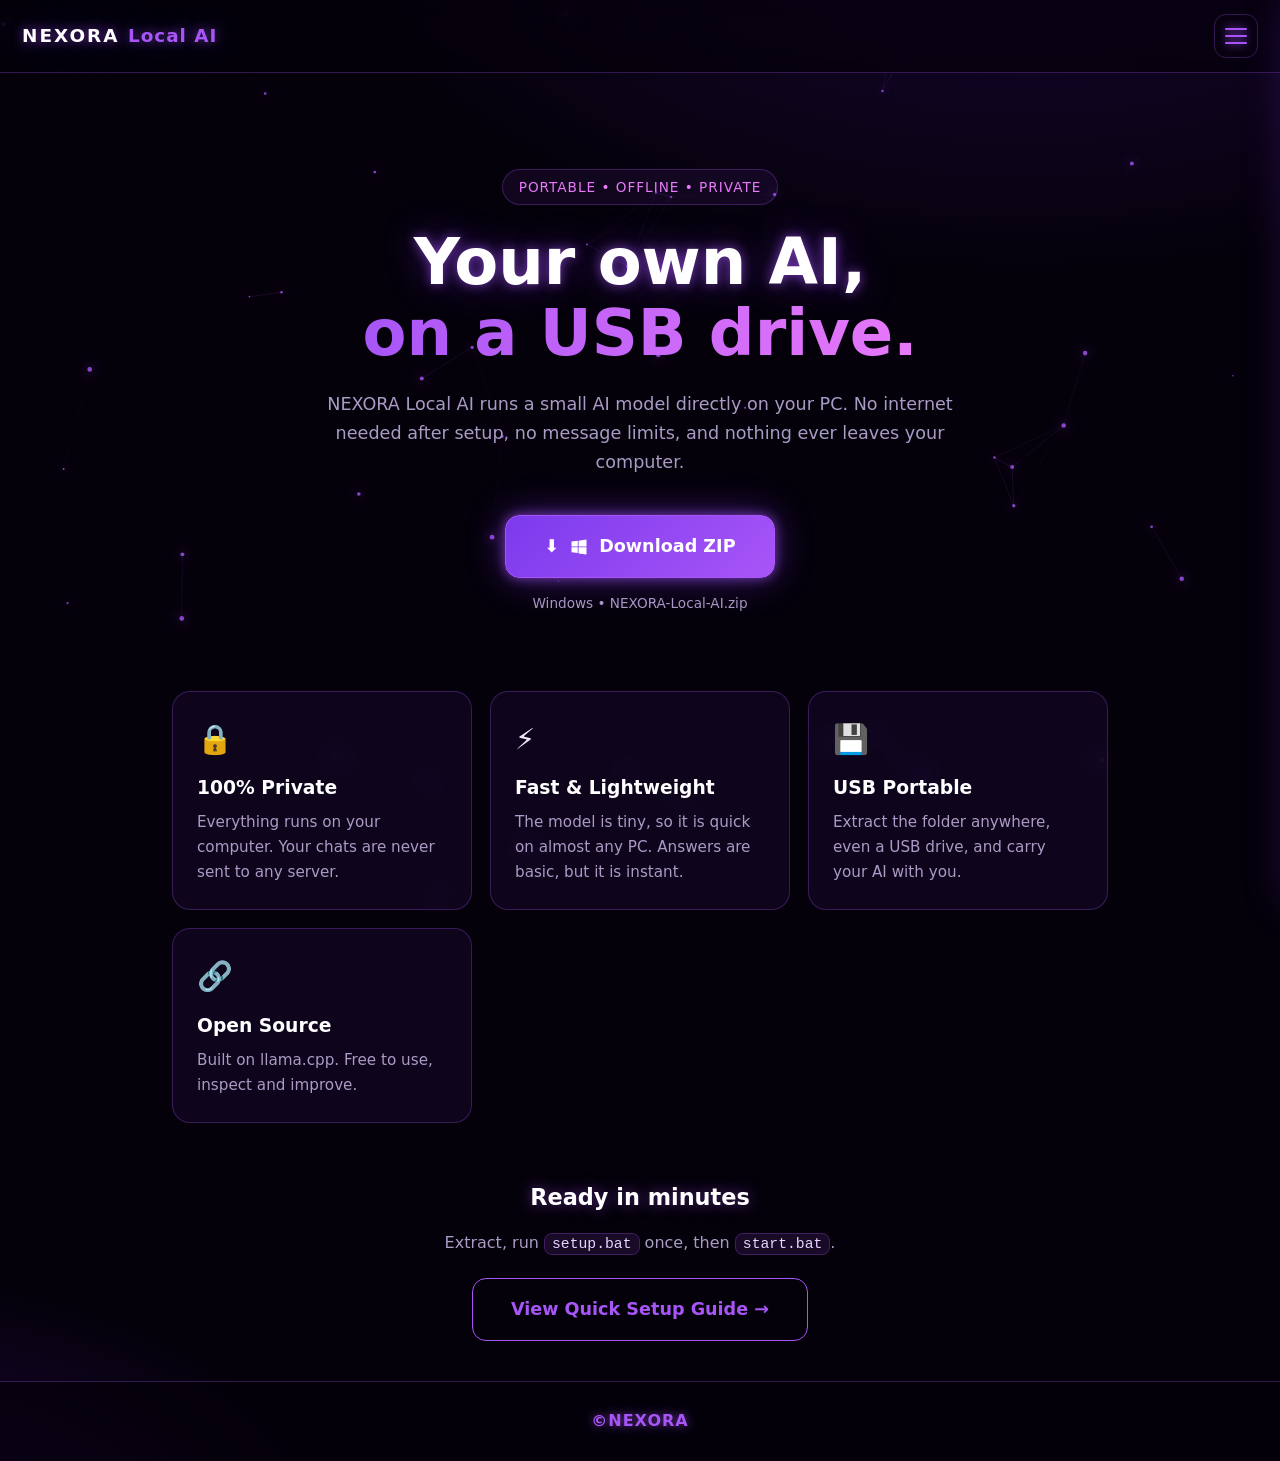
<file: index.html>
<!DOCTYPE html>
<html lang="en">
<head>
  <meta charset="UTF-8">
  <meta name="viewport" content="width=device-width, initial-scale=1.0">
  <title>NEXORA Local AI - Portable Offline AI</title>
  <meta name="description" content="Run a small AI model on your own PC or from a USB drive. No internet needed after setup, no message limits, nothing leaves your computer.">
  <link rel="stylesheet" href="style.css">
</head>
<body>
  <canvas id="bg-canvas"></canvas>

  <header class="topbar">
    <a class="brand" href="index.html">NEXORA <span>Local AI</span></a>
    <button class="menu-btn" id="menuBtn" aria-label="Open menu" aria-expanded="false" aria-controls="drawer">
      <span></span><span></span><span></span>
    </button>
  </header>

  <div class="overlay" id="overlay"></div>
  <nav class="drawer" id="drawer" aria-label="Main menu">
    <a href="index.html" class="active">Home</a>
    <a href="setup.html">Quick Setup Guide</a>
    <a href="https://github.com/nexora-org-web/NEXORA-local-AI" target="_blank" rel="noopener">Open Source (GitHub)</a>
  </nav>

  <main>
    <section class="hero">
      <span class="badge fade-in">PORTABLE &bull; OFFLINE &bull; PRIVATE</span>
      <h1 class="fade-in d1">Your own AI,<br><span class="neon">on a USB drive.</span></h1>
      <p class="lead fade-in d2">
        NEXORA Local AI runs a small AI model directly on your PC.
        No internet needed after setup, no message limits, and nothing ever leaves your computer.
      </p>

      <div class="btn-wrap slideup">
        <a class="btn" href="https://github.com/user-attachments/files/33502758/NEXORA-Local-AI.zip" download>
          &#11015; <svg width="20" height="20" viewBox="0 0 24 24" fill="currentColor" aria-hidden="true"><path d="M3 5.5 10.5 4.5v6.8H3zM11.5 4.4 21 3v8.3h-9.5zM3 12.3h7.5v6.9L3 18.2zM11.5 12.3H21V21l-9.5-1.3z"/></svg> Download ZIP
        </a>
        <p class="btn-note">Windows &bull; NEXORA-Local-AI.zip</p>
      </div>
    </section>

    <section class="grid">
      <article class="card reveal">
        <div class="icon">&#128274;</div>
        <h3>100% Private</h3>
        <p>Everything runs on your computer. Your chats are never sent to any server.</p>
      </article>
      <article class="card reveal">
        <div class="icon">&#9889;</div>
        <h3>Fast &amp; Lightweight</h3>
        <p>The model is tiny, so it is quick on almost any PC. Answers are basic, but it is instant.</p>
      </article>
      <article class="card reveal">
        <div class="icon">&#128190;</div>
        <h3>USB Portable</h3>
        <p>Extract the folder anywhere, even a USB drive, and carry your AI with you.</p>
      </article>
      <article class="card reveal">
        <div class="icon">&#128279;</div>
        <h3>Open Source</h3>
        <p>Built on llama.cpp. Free to use, inspect and improve.</p>
      </article>
    </section>

    <section class="reveal" style="margin-top:56px;text-align:center;">
      <h2>Ready in minutes</h2>
      <p style="color:var(--muted);margin-bottom:22px;">Extract, run <code>setup.bat</code> once, then <code>start.bat</code>.</p>
      <a class="btn ghost" href="setup.html">View Quick Setup Guide &rarr;</a>
    </section>
  </main>

  <footer class="footer">
    <a href="https://github.com/nexora-org-web/Nexora-Official" target="_blank" rel="noopener">&copy;NEXORA</a>
  </footer>

  <script src="script.js"></script>
</body>
</html>
</file>
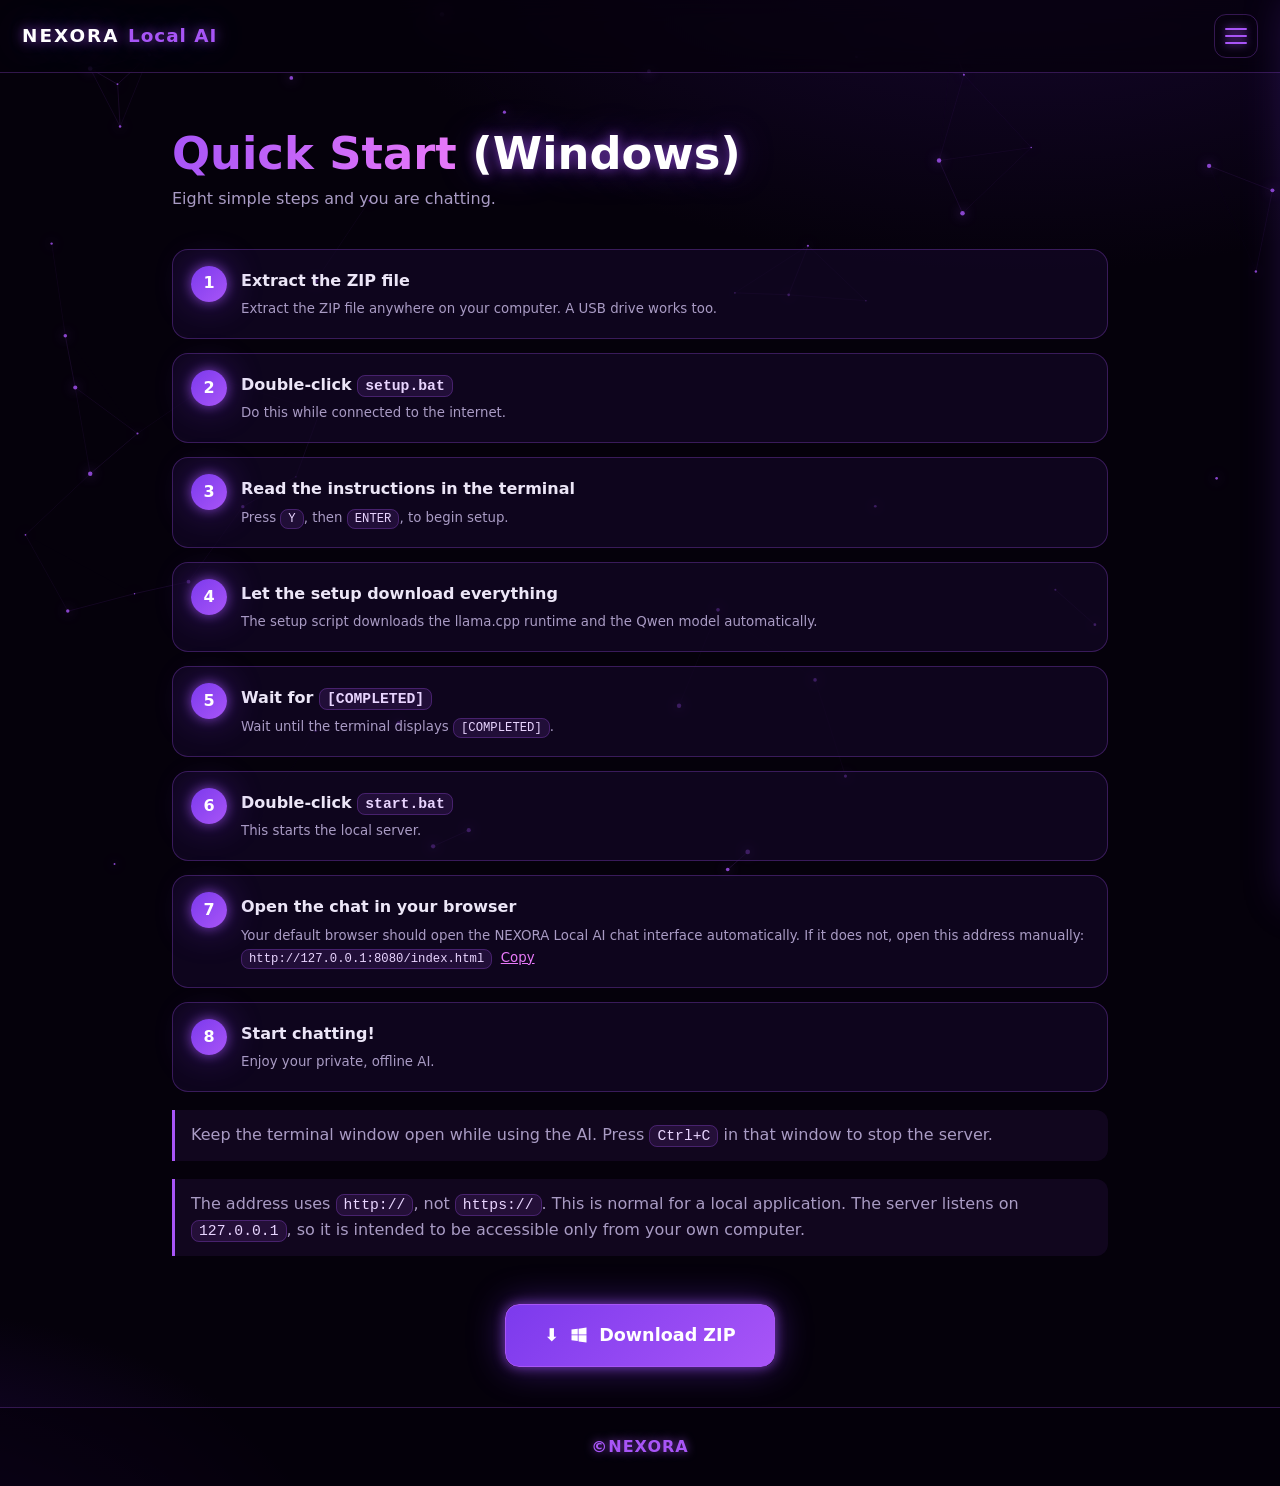
<file: setup.html>
<!DOCTYPE html>
<html lang="en">
<head>
  <meta charset="UTF-8">
  <meta name="viewport" content="width=device-width, initial-scale=1.0">
  <title>Quick Setup Guide - NEXORA Local AI</title>
  <link rel="stylesheet" href="style.css">
</head>
<body>
  <canvas id="bg-canvas"></canvas>

  <header class="topbar">
    <a class="brand" href="index.html">NEXORA <span>Local AI</span></a>
    <button class="menu-btn" id="menuBtn" aria-label="Open menu" aria-expanded="false" aria-controls="drawer">
      <span></span><span></span><span></span>
    </button>
  </header>

  <div class="overlay" id="overlay"></div>
  <nav class="drawer" id="drawer" aria-label="Main menu">
    <a href="index.html">Home</a>
    <a href="setup.html" class="active">Quick Setup Guide</a>
    <a href="https://github.com/nexora-org-web/NEXORA-local-AI" target="_blank" rel="noopener">Open Source (GitHub)</a>
  </nav>

  <main>
    <h1 class="page-title fade-in"><span class="neon">Quick Start</span> (Windows)</h1>
    <p class="page-sub fade-in d1">Eight simple steps and you are chatting.</p>

    <ol class="steps">
      <li class="reveal">
        <strong>Extract the ZIP file</strong>
        <small>Extract the ZIP file anywhere on your computer. A USB drive works too.</small>
      </li>
      <li class="reveal">
        <strong>Double-click <code>setup.bat</code></strong>
        <small>Do this while connected to the internet.</small>
      </li>
      <li class="reveal">
        <strong>Read the instructions in the terminal</strong>
        <small>Press <code>Y</code>, then <code>ENTER</code>, to begin setup.</small>
      </li>
      <li class="reveal">
        <strong>Let the setup download everything</strong>
        <small>The setup script downloads the llama.cpp runtime and the Qwen model automatically.</small>
      </li>
      <li class="reveal">
        <strong>Wait for <code>[COMPLETED]</code></strong>
        <small>Wait until the terminal displays <code>[COMPLETED]</code>.</small>
      </li>
      <li class="reveal">
        <strong>Double-click <code>start.bat</code></strong>
        <small>This starts the local server.</small>
      </li>
      <li class="reveal">
        <strong>Open the chat in your browser</strong>
        <small>Your default browser should open the NEXORA Local AI chat interface automatically. If it does not, open this address manually:<br><code>http://127.0.0.1:8080/index.html</code> &nbsp;<a href="#" data-copy="http://127.0.0.1:8080/index.html">Copy</a></small>
      </li>
      <li class="reveal">
        <strong>Start chatting!</strong>
        <small>Enjoy your private, offline AI.</small>
      </li>
    </ol>

    <div class="note reveal">
      Keep the terminal window open while using the AI. Press <code>Ctrl+C</code> in that window to stop the server.
    </div>

    <div class="note reveal">
      The address uses <code>http://</code>, not <code>https://</code>. This is normal for a local application. The server listens on <code>127.0.0.1</code>, so it is intended to be accessible only from your own computer.
    </div>

    <div style="text-align:center;margin-top:48px;" class="reveal">
      <a class="btn" href="https://github.com/user-attachments/files/33502758/NEXORA-Local-AI.zip" download>&#11015; <svg width="20" height="20" viewBox="0 0 24 24" fill="currentColor" aria-hidden="true"><path d="M3 5.5 10.5 4.5v6.8H3zM11.5 4.4 21 3v8.3h-9.5zM3 12.3h7.5v6.9L3 18.2zM11.5 12.3H21V21l-9.5-1.3z"/></svg> Download ZIP</a>
    </div>
  </main>

  <footer class="footer">
    <a href="https://github.com/nexora-org-web/Nexora-Official" target="_blank" rel="noopener">&copy;NEXORA</a>
  </footer>

  <script src="script.js"></script>
</body>
</html>
</file>
<file: style.css>
:root {
  --bg: #05010b;
  --card: rgba(20, 8, 40, 0.65);
  --purple: #a855f7;
  --violet: #7c3aed;
  --pink: #e879f9;
  --text: #ece6f7;
  --muted: #a99bc4;
  --border: rgba(168, 85, 247, 0.28);
  --glow: 0 0 12px rgba(168, 85, 247, 0.65), 0 0 36px rgba(124, 58, 237, 0.45);
}

* { box-sizing: border-box; margin: 0; padding: 0; }
html { scroll-behavior: smooth; }

body {
  font-family: "Segoe UI", system-ui, -apple-system, Roboto, sans-serif;
  background: radial-gradient(1200px 700px at 80% -10%, #1b0838 0%, transparent 60%),
              radial-gradient(900px 600px at -10% 110%, #240a4d 0%, transparent 55%),
              var(--bg);
  color: var(--text);
  min-height: 100vh;
  display: flex;
  flex-direction: column;
  overflow-x: hidden;
  line-height: 1.65;
}

#bg-canvas {
  position: fixed;
  inset: 0;
  z-index: 0;
  pointer-events: none;
}

/* ---------- Top bar ---------- */
.topbar {
  position: sticky;
  top: 0;
  z-index: 50;
  display: flex;
  align-items: center;
  justify-content: space-between;
  padding: 14px 22px;
  background: rgba(5, 1, 11, 0.7);
  backdrop-filter: blur(12px);
  border-bottom: 1px solid var(--border);
  animation: dropIn 0.7s ease both;
}
.brand {
  color: #fff;
  text-decoration: none;
  font-weight: 800;
  letter-spacing: 2px;
  font-size: 1.15rem;
  text-shadow: var(--glow);
}
.brand span { color: var(--purple); font-weight: 600; letter-spacing: 1px; }

.menu-btn {
  width: 44px; height: 44px;
  background: transparent;
  border: 1px solid var(--border);
  border-radius: 12px;
  cursor: pointer;
  display: flex; flex-direction: column;
  align-items: center; justify-content: center;
  gap: 5px;
  transition: box-shadow 0.3s, border-color 0.3s;
}
.menu-btn:hover { border-color: var(--purple); box-shadow: var(--glow); }
.menu-btn span {
  display: block; width: 22px; height: 2px;
  background: var(--purple);
  border-radius: 2px;
  box-shadow: 0 0 8px var(--purple);
  transition: transform 0.35s ease, opacity 0.25s ease;
}
.menu-btn.open span:nth-child(1) { transform: translateY(7px) rotate(45deg); }
.menu-btn.open span:nth-child(2) { opacity: 0; }
.menu-btn.open span:nth-child(3) { transform: translateY(-7px) rotate(-45deg); }

/* ---------- Drawer ---------- */
.overlay {
  position: fixed; inset: 0; z-index: 60;
  background: rgba(0, 0, 0, 0.6);
  opacity: 0; visibility: hidden;
  transition: opacity 0.35s ease, visibility 0.35s;
}
.overlay.show { opacity: 1; visibility: visible; }

.drawer {
  position: fixed; top: 0; right: 0; bottom: 0;
  width: min(320px, 85vw);
  z-index: 70;
  background: linear-gradient(180deg, #12062a, #07020f);
  border-left: 1px solid var(--border);
  box-shadow: -10px 0 40px rgba(124, 58, 237, 0.25);
  padding: 90px 24px 24px;
  transform: translateX(105%);
  transition: transform 0.45s cubic-bezier(0.22, 1, 0.36, 1);
  display: flex; flex-direction: column; gap: 8px;
}
.drawer.open { transform: translateX(0); }
.drawer a {
  color: var(--text);
  text-decoration: none;
  padding: 14px 16px;
  border-radius: 12px;
  border: 1px solid transparent;
  font-weight: 600;
  opacity: 0;
  transform: translateX(30px);
  transition: all 0.3s ease;
}
.drawer.open a { opacity: 1; transform: translateX(0); }
.drawer.open a:nth-child(1) { transition-delay: 0.10s; }
.drawer.open a:nth-child(2) { transition-delay: 0.17s; }
.drawer.open a:nth-child(3) { transition-delay: 0.24s; }
.drawer.open a:nth-child(4) { transition-delay: 0.31s; }
.drawer a:hover, .drawer a.active {
  background: rgba(168, 85, 247, 0.14);
  border-color: var(--border);
  color: #fff;
  box-shadow: inset 0 0 18px rgba(168, 85, 247, 0.18);
}

/* ---------- Layout ---------- */
main {
  position: relative; z-index: 1;
  flex: 1;
  width: 100%;
  max-width: 980px;
  margin: 0 auto;
  padding: 56px 22px 40px;
}

.hero { text-align: center; padding: 40px 0 20px; }
.badge {
  display: inline-block;
  padding: 6px 16px;
  border: 1px solid var(--border);
  border-radius: 999px;
  color: var(--pink);
  font-size: 0.85rem;
  letter-spacing: 1px;
  background: rgba(168, 85, 247, 0.08);
  margin-bottom: 22px;
}
h1 {
  font-size: clamp(2.2rem, 7vw, 4rem);
  line-height: 1.1;
  font-weight: 800;
  color: #fff;
  text-shadow: var(--glow);
}
h1 .neon {
  background: linear-gradient(90deg, var(--purple), var(--pink), var(--violet));
  background-size: 200% auto;
  -webkit-background-clip: text; background-clip: text;
  -webkit-text-fill-color: transparent;
  animation: shine 5s linear infinite;
  text-shadow: none;
}
.hero p.lead {
  max-width: 640px;
  margin: 22px auto 0;
  color: var(--muted);
  font-size: 1.1rem;
}

/* ---------- Buttons ---------- */
.btn-wrap { margin-top: 38px; }
.btn {
  display: inline-flex; align-items: center; gap: 10px;
  padding: 16px 38px;
  border-radius: 14px;
  border: 1px solid var(--purple);
  background: linear-gradient(135deg, var(--violet), var(--purple));
  color: #fff;
  font-size: 1.1rem; font-weight: 700;
  text-decoration: none;
  cursor: pointer;
  box-shadow: var(--glow);
  transition: transform 0.25s ease, box-shadow 0.25s ease;
  position: relative; overflow: hidden;
}
.btn::after {
  content: ""; position: absolute; top: 0; left: -80%;
  width: 50%; height: 100%;
  background: linear-gradient(120deg, transparent, rgba(255, 255, 255, 0.35), transparent);
  transform: skewX(-20deg);
  animation: sweep 3.2s ease-in-out infinite;
}
.btn:hover { transform: translateY(-4px) scale(1.03); box-shadow: 0 0 22px var(--purple), 0 0 60px rgba(124, 58, 237, 0.7); color: #fff; }
.btn.ghost { background: transparent; box-shadow: none; color: var(--purple); }
.btn.ghost:hover { background: rgba(168, 85, 247, 0.12); }
.btn-note { margin-top: 14px; color: var(--muted); font-size: 0.85rem; }

.slideup { animation: slideUp 1s cubic-bezier(0.22, 1, 0.36, 1) 0.5s both; }

/* ---------- Cards ---------- */
.grid {
  display: grid;
  grid-template-columns: repeat(auto-fit, minmax(240px, 1fr));
  gap: 18px;
  margin-top: 56px;
}
.card {
  background: var(--card);
  border: 1px solid var(--border);
  border-radius: 18px;
  padding: 24px;
  backdrop-filter: blur(8px);
  transition: transform 0.35s ease, box-shadow 0.35s ease, border-color 0.35s;
}
.card:hover { transform: translateY(-6px); border-color: var(--purple); box-shadow: 0 10px 40px rgba(124, 58, 237, 0.3); }
.card .icon { font-size: 1.8rem; margin-bottom: 10px; }
.card h3 { color: #fff; margin-bottom: 6px; }
.card p { color: var(--muted); font-size: 0.95rem; }

/* ---------- Content pages ---------- */
.page-title { margin-bottom: 8px; font-size: clamp(1.9rem, 5vw, 2.8rem); }
.page-sub { color: var(--muted); margin-bottom: 36px; }
h2 { color: #fff; margin: 38px 0 14px; font-size: 1.4rem; text-shadow: 0 0 14px rgba(168, 85, 247, 0.5); }

.steps { list-style: none; counter-reset: step; display: grid; gap: 14px; }
.steps li {
  counter-increment: step;
  position: relative;
  background: var(--card);
  border: 1px solid var(--border);
  border-radius: 16px;
  padding: 18px 18px 18px 68px;
  transition: transform 0.3s, border-color 0.3s;
}
.steps li:hover { transform: translateX(6px); border-color: var(--purple); }
.steps li::before {
  content: counter(step);
  position: absolute; left: 18px; top: 16px;
  width: 36px; height: 36px; border-radius: 50%;
  display: grid; place-items: center;
  background: linear-gradient(135deg, var(--violet), var(--purple));
  color: #fff; font-weight: 800;
  box-shadow: var(--glow);
}
.steps small { color: var(--muted); display: block; margin-top: 4px; }

code, pre {
  font-family: Consolas, "Courier New", monospace;
  background: rgba(168, 85, 247, 0.12);
  border: 1px solid var(--border);
  border-radius: 8px;
  color: #e9d5ff;
}
code { padding: 2px 7px; font-size: 0.92em; }
pre { padding: 16px; overflow-x: auto; line-height: 1.5; }
a { color: var(--pink); }
a:hover { color: #fff; }

.note {
  border-left: 3px solid var(--purple);
  background: rgba(168, 85, 247, 0.08);
  padding: 12px 16px; border-radius: 0 12px 12px 0;
  color: var(--muted); margin: 18px 0;
}

.link-list { list-style: none; display: grid; gap: 14px; }
.link-list li {
  background: var(--card);
  border: 1px solid var(--border);
  border-radius: 16px;
  padding: 18px 20px;
  transition: transform 0.3s, border-color 0.3s;
}
.link-list li:hover { transform: translateY(-4px); border-color: var(--purple); }
.link-list strong { color: #fff; display: block; margin-bottom: 4px; }
.link-list span { color: var(--muted); font-size: 0.92rem; display: block; margin-bottom: 8px; }

/* ---------- Footer ---------- */
.footer {
  position: relative; z-index: 1;
  text-align: center;
  padding: 26px 16px;
  border-top: 1px solid var(--border);
  background: rgba(5, 1, 11, 0.7);
}
.footer a {
  color: var(--purple);
  text-decoration: none;
  font-weight: 700;
  letter-spacing: 1px;
  text-shadow: 0 0 10px rgba(168, 85, 247, 0.7);
  transition: color 0.3s, text-shadow 0.3s;
}
.footer a:hover { color: #fff; text-shadow: var(--glow); }

/* ---------- Scroll reveal ---------- */
.reveal { opacity: 0; transform: translateY(40px); transition: opacity 0.8s ease, transform 0.8s cubic-bezier(0.22, 1, 0.36, 1); }
.reveal.visible { opacity: 1; transform: translateY(0); }

/* ---------- Keyframes ---------- */
@keyframes slideUp { from { opacity: 0; transform: translateY(70px); } to { opacity: 1; transform: translateY(0); } }
@keyframes dropIn { from { opacity: 0; transform: translateY(-30px); } to { opacity: 1; transform: translateY(0); } }
@keyframes shine { to { background-position: 200% center; } }
@keyframes sweep { 0%, 60% { left: -80%; } 100% { left: 140%; } }
@keyframes fadeIn { from { opacity: 0; transform: translateY(24px); } to { opacity: 1; transform: translateY(0); } }

.fade-in { animation: fadeIn 0.9s ease both; }
.fade-in.d1 { animation-delay: 0.15s; }
.fade-in.d2 { animation-delay: 0.3s; }

@media (prefers-reduced-motion: reduce) {
  *, *::before, *::after { animation: none !important; transition: none !important; }
  .reveal { opacity: 1; transform: none; }
}
</file>
